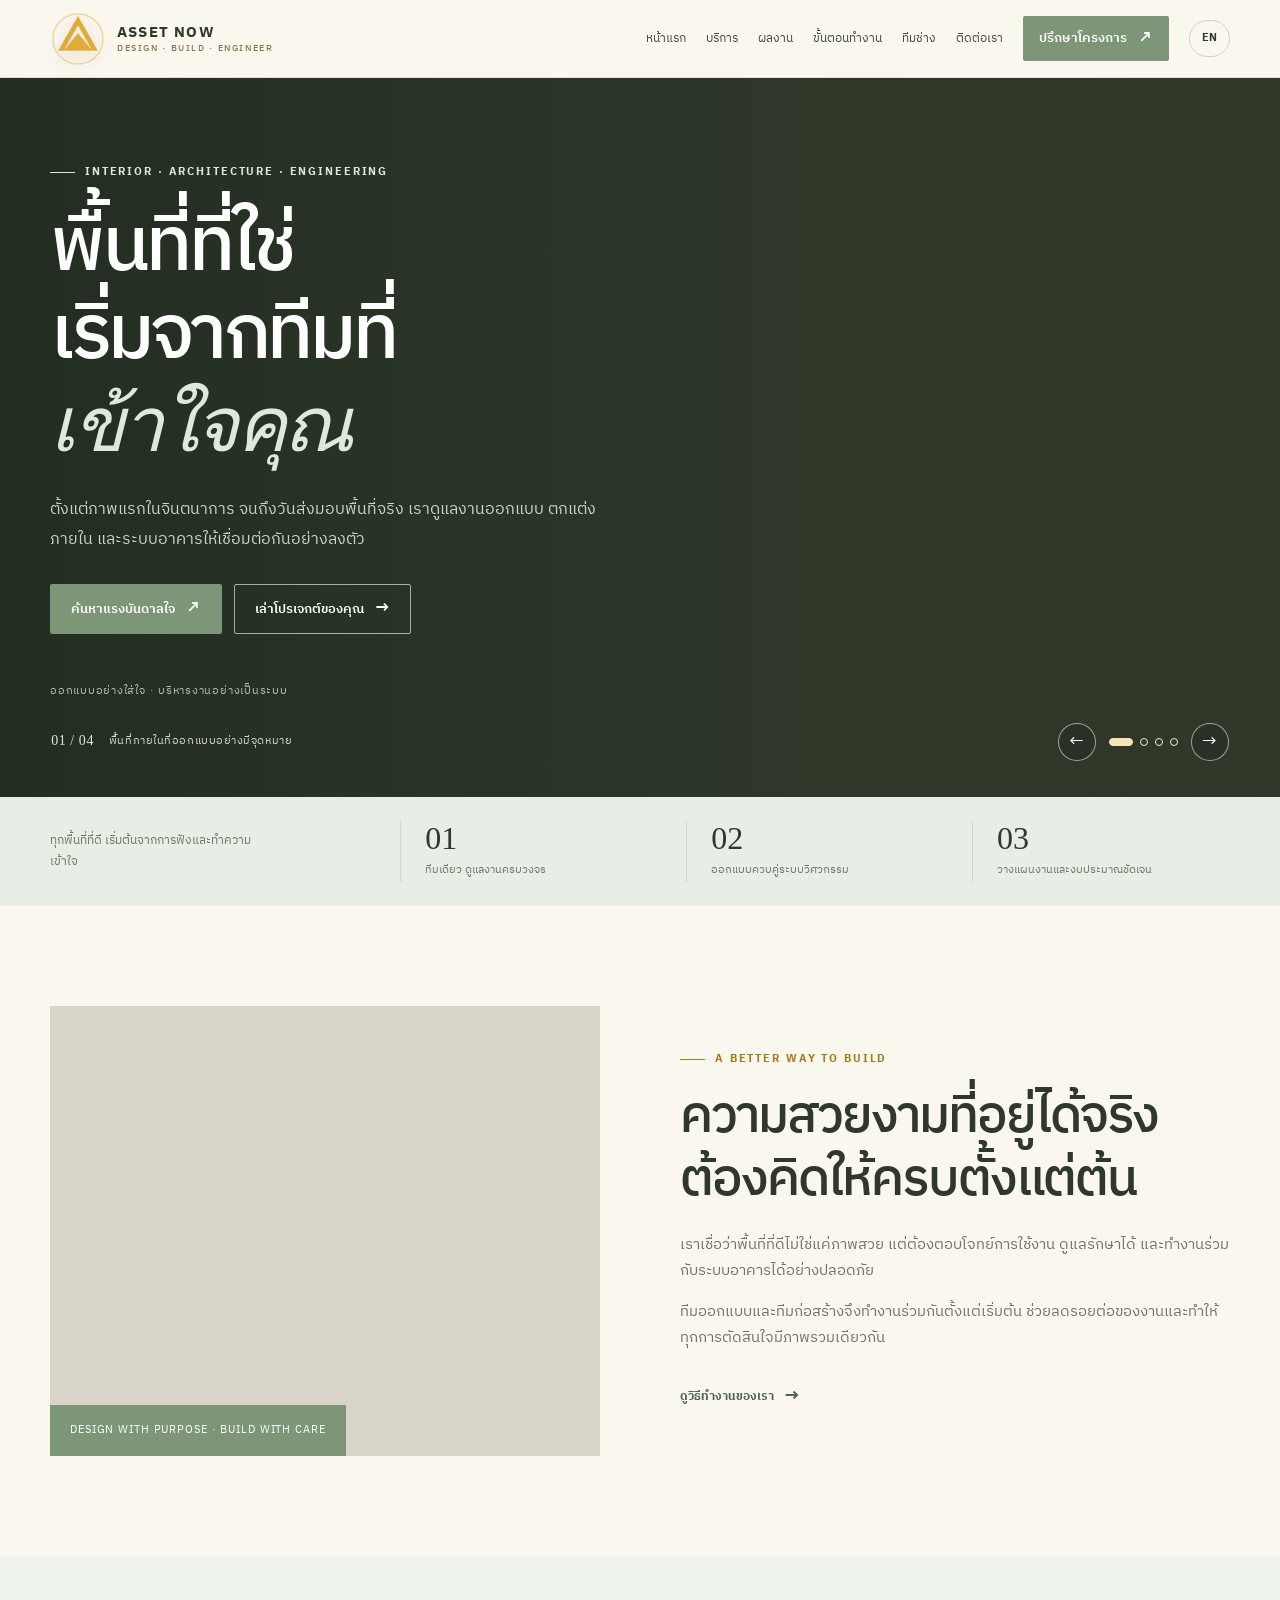
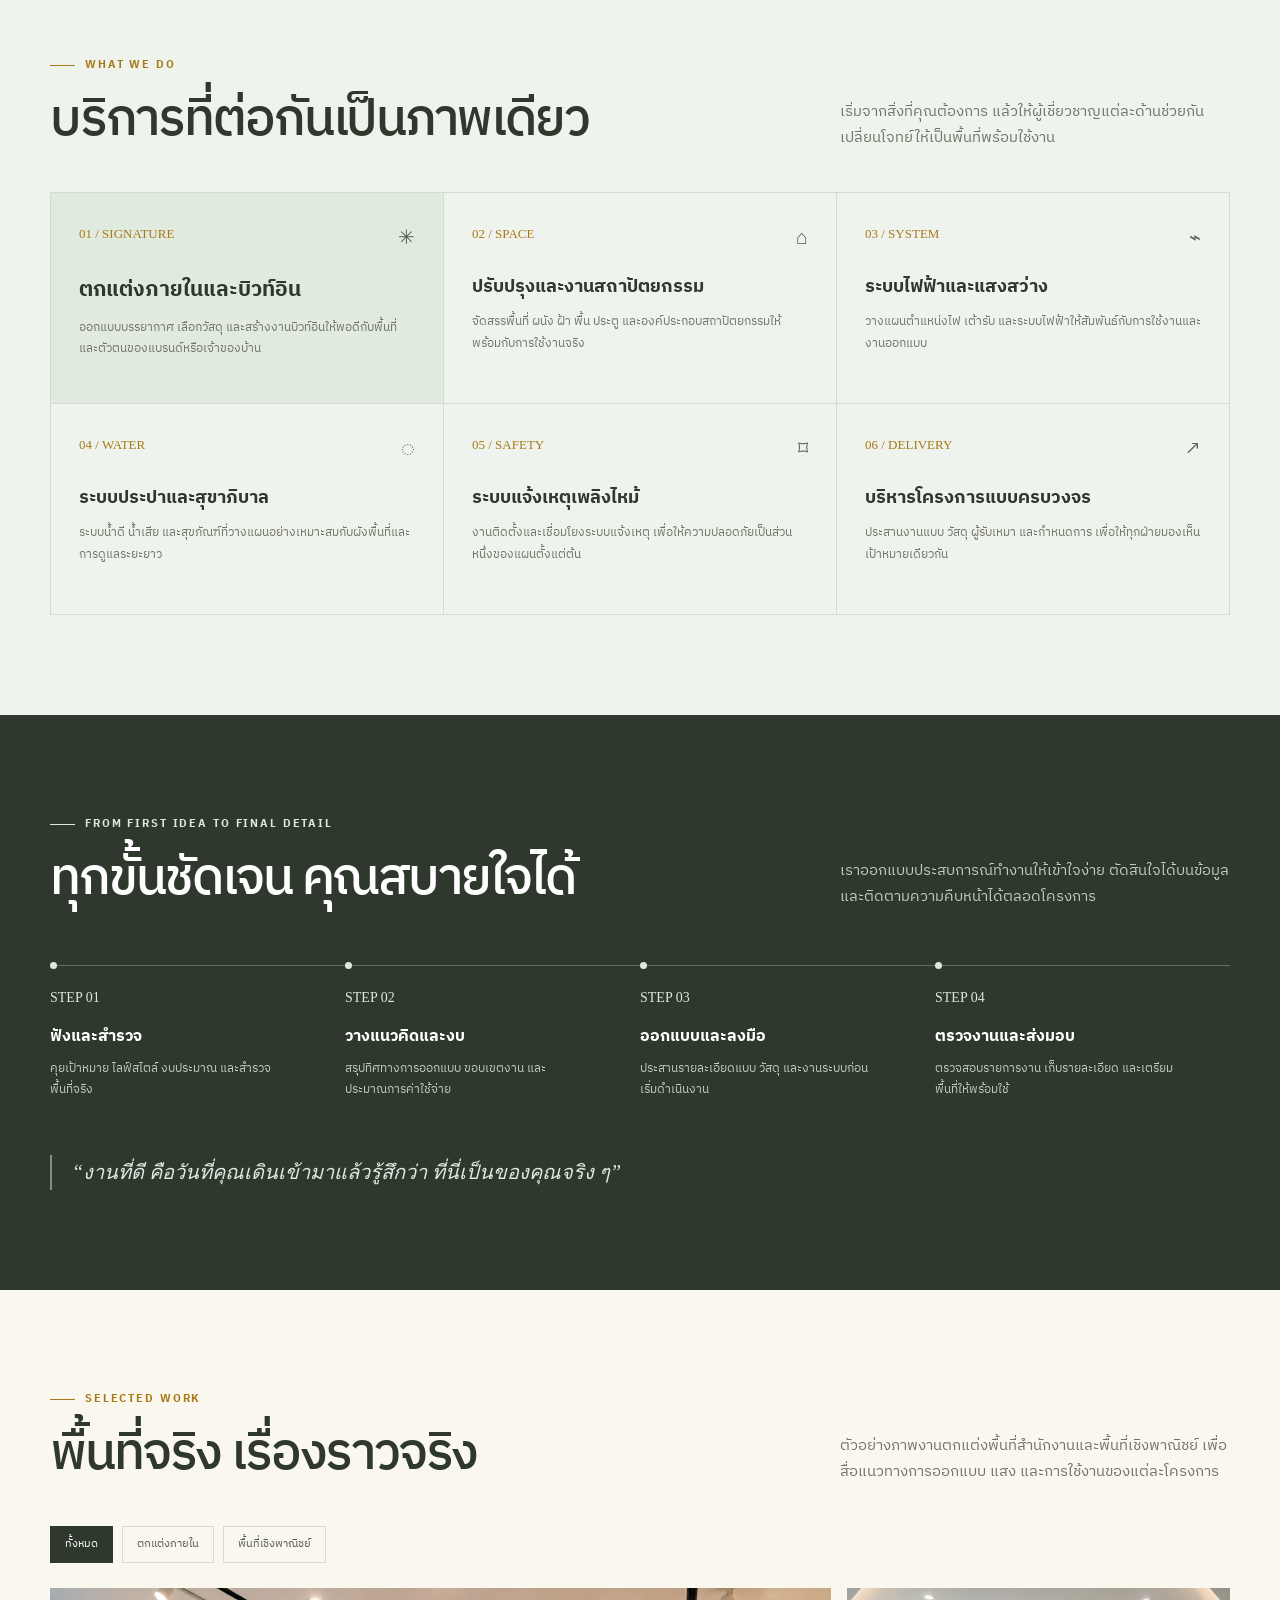
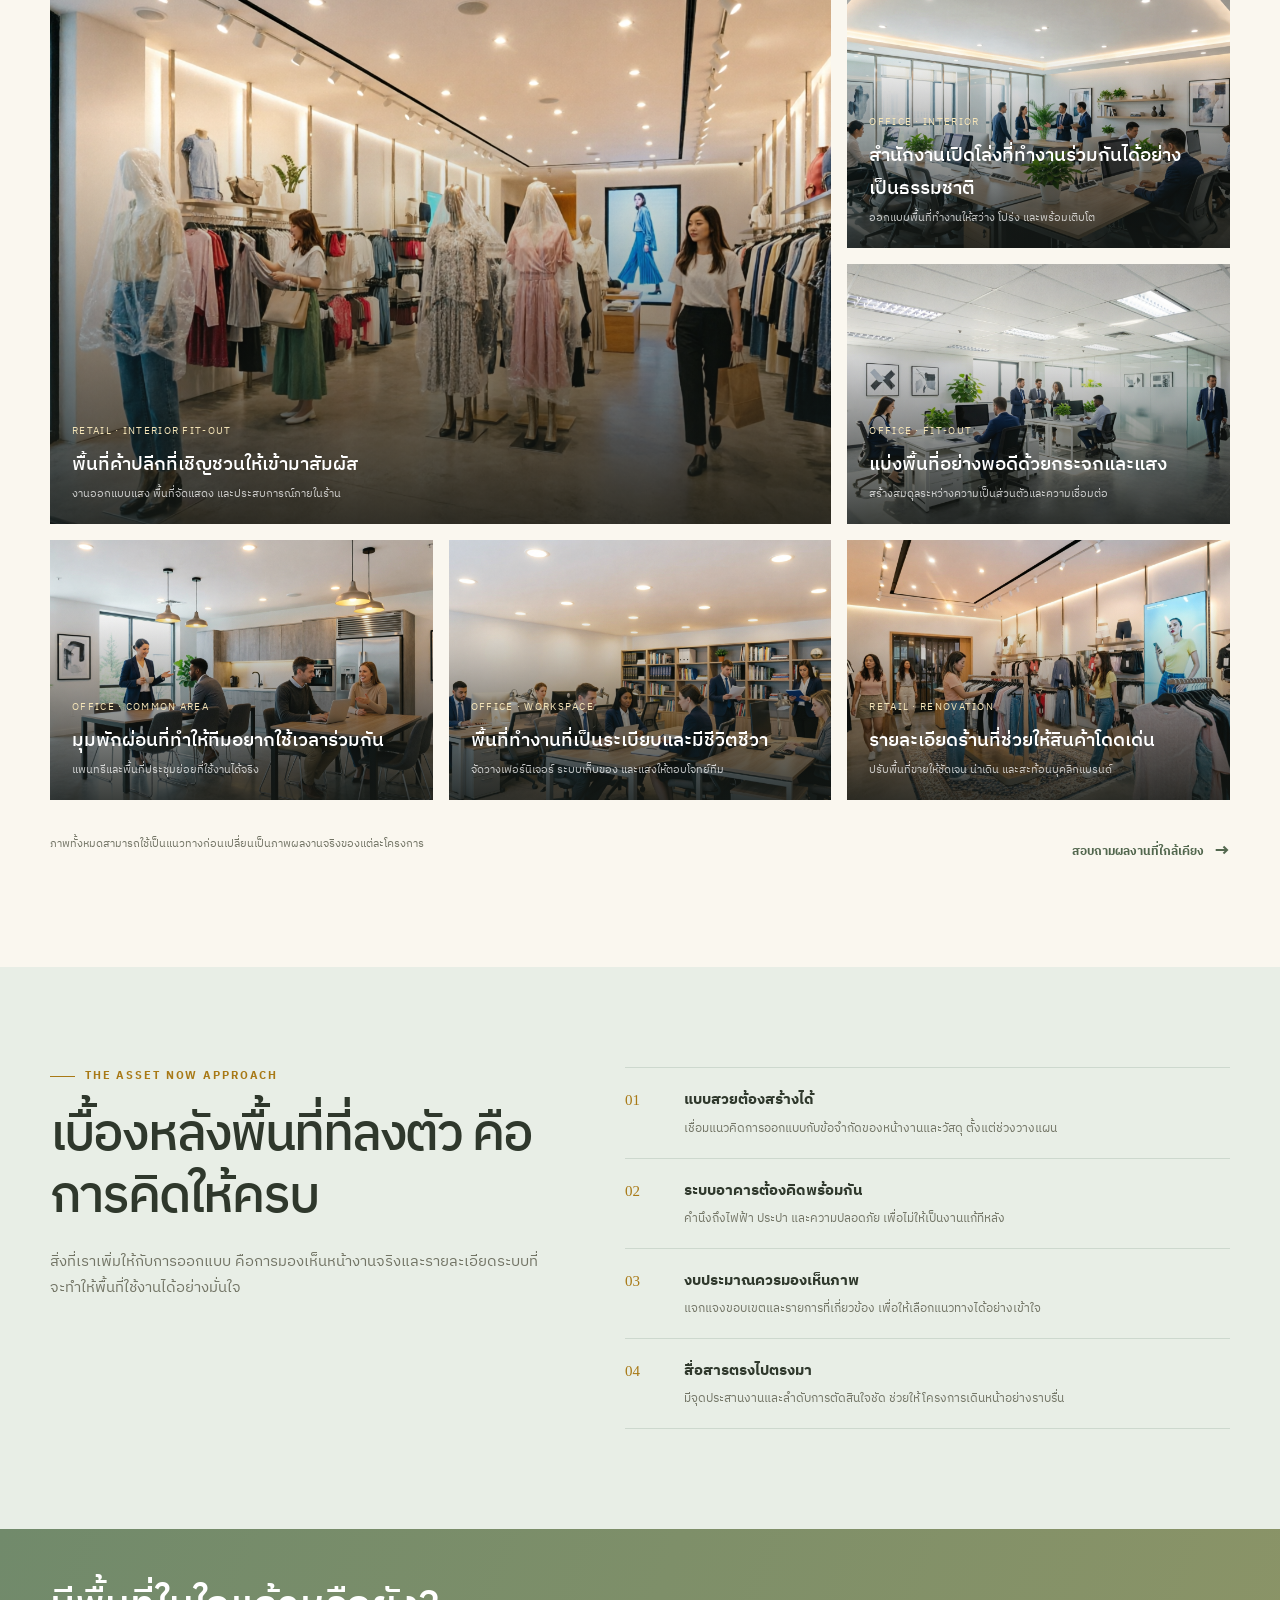
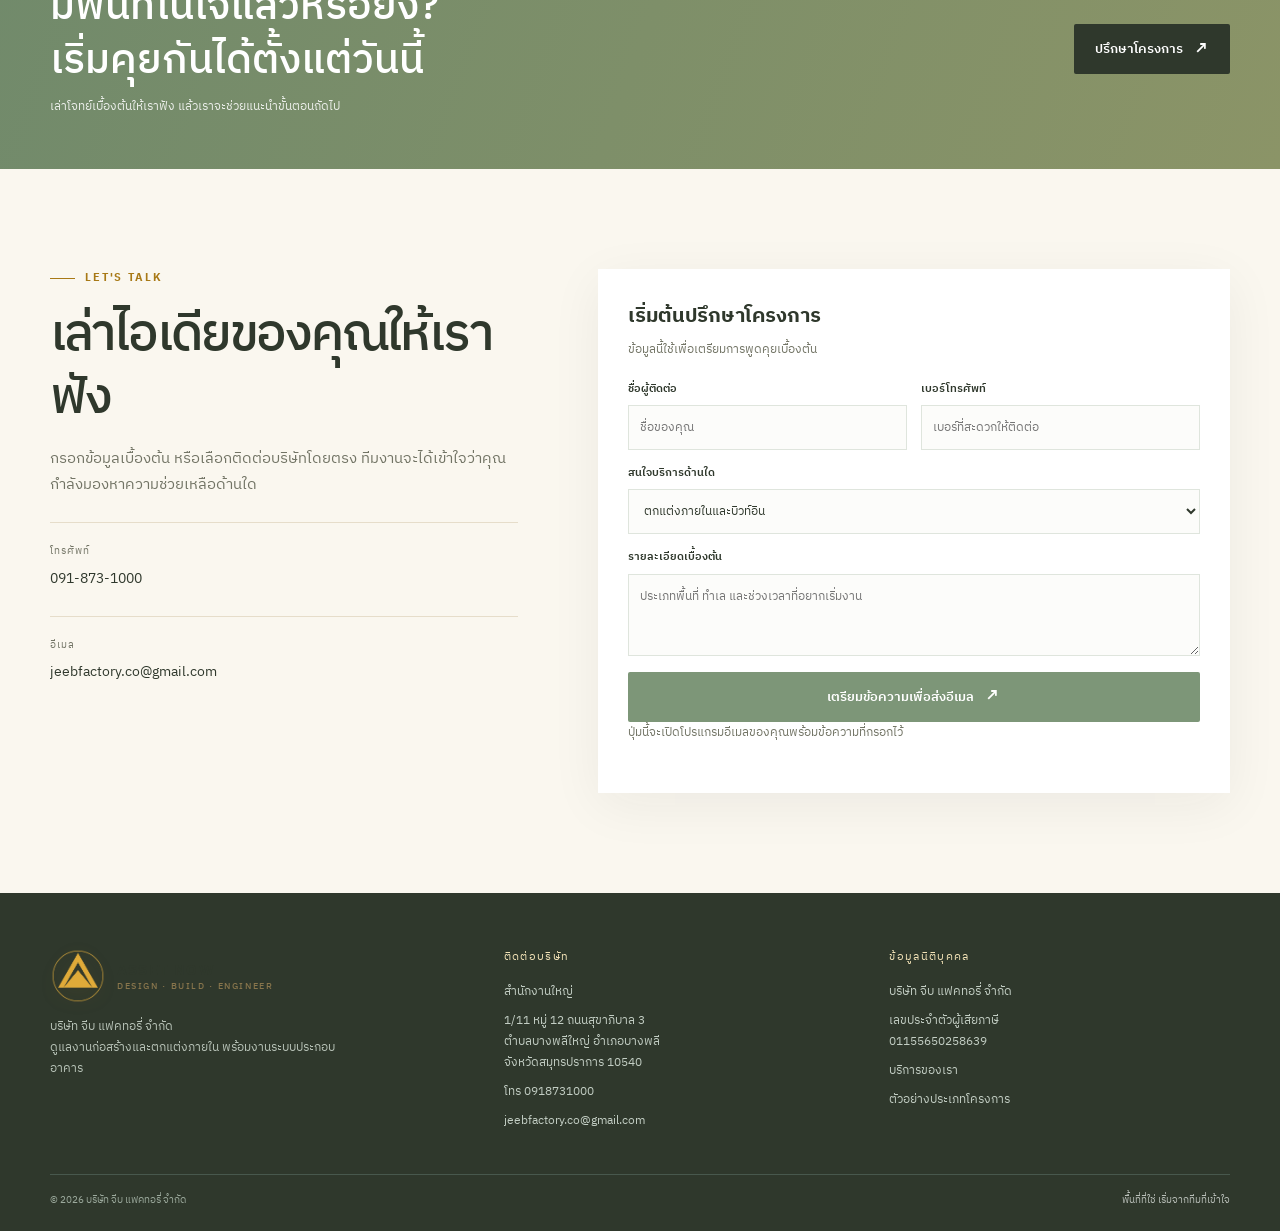
<file: index.html>
<!doctype html>
<html lang="th">
<head>
  <meta charset="utf-8"><meta name="viewport" content="width=device-width, initial-scale=1"><meta name="theme-color" content="#26352d">
  <meta name="description" content="บริษัท จีบ แฟคทอรี่ จำกัด ดูแลงานออกแบบ ตกแต่งภายใน และระบบอาคารครบวงจร">
  <title>Asset Now — พื้นที่ที่ใช่ เริ่มจากทีมที่เข้าใจ</title>
  <link rel="preconnect" href="https://fonts.googleapis.com"><link rel="preconnect" href="https://fonts.gstatic.com" crossorigin>
  <link href="https://fonts.googleapis.com/css2?family=IBM+Plex+Sans+Thai:wght@300;400;500;600;700&display=swap" rel="stylesheet"><link rel="stylesheet" href="asset-now.css"><link rel="stylesheet" href="asset-now-gallery.css"><link rel="stylesheet" href="asset-now-theme.css">
</head>
<body data-title-en="Asset Now — Spaces that feel right">
  <nav class="nav" aria-label="เมนูหลัก"><div class="wrap nav-inner">
    <a class="brand" href="index.html#home" aria-label="Asset Now หน้าแรก"><img class="brand-logo" src="asset-now-logo.png" alt="Asset Now"><span>ASSET NOW<small>DESIGN · BUILD · ENGINEER</small></span></a>
    <button class="menu-toggle" aria-label="เปิดเมนู" aria-expanded="false">☰</button>
    <div class="nav-links"><a href="#home">หน้าแรก</a><a href="#services">บริการ</a><a href="#work">ผลงาน</a><a href="#approach">ขั้นตอนทำงาน</a><a href="team.html">ทีมช่าง</a><a href="#contact">ติดต่อเรา</a><a class="btn" href="#contact">ปรึกษาโครงการ <span class="arrow">↗</span></a><button class="lang-toggle" type="button" aria-label="เปลี่ยนภาษา">EN</button></div>
  </div></nav>
  <main>
    <section class="hero" id="home" aria-roledescription="carousel" aria-label="ภาพแนะนำบริการของ Jeeb Factory">
      <div class="hero-slides" aria-hidden="true">
        <div class="hero-slide active" style="background-image:url('https://images.unsplash.com/photo-1600210492486-724fe5c67fb0?auto=format&fit=crop&w=2200&q=85')"></div>
        <div class="hero-slide" style="background-image:url('https://images.unsplash.com/photo-1497366754035-f200968a6e72?auto=format&fit=crop&w=2200&q=85')"></div>
        <div class="hero-slide" style="background-image:url('https://images.unsplash.com/photo-1503387762-592deb58ef4e?auto=format&fit=crop&w=2200&q=85')"></div>
        <div class="hero-slide" style="background-image:url('https://images.unsplash.com/photo-1743819344477-3b67c19621e9?auto=format&fit=crop&w=2200&q=85')"></div>
      </div>
      <div class="hero-overlay"></div>
      <div class="wrap"><div class="hero-content"><div class="eyebrow">Interior · Architecture · Engineering</div><h1>พื้นที่ที่ใช่<br>เริ่มจากทีมที่<br><em>เข้าใจคุณ</em></h1><p>ตั้งแต่ภาพแรกในจินตนาการ จนถึงวันส่งมอบพื้นที่จริง เราดูแลงานออกแบบ ตกแต่งภายใน และระบบอาคารให้เชื่อมต่อกันอย่างลงตัว</p><div class="hero-actions"><a class="btn" href="#work">ค้นหาแรงบันดาลใจ <span class="arrow">↗</span></a><a class="btn outline" href="#contact">เล่าโปรเจกต์ของคุณ <span class="arrow">→</span></a></div><div class="hero-note">ออกแบบอย่างใส่ใจ · บริหารงานอย่างเป็นระบบ</div></div></div>
      <div class="hero-controls" aria-label="เลือกภาพหน้าแรก"><button class="hero-arrow" type="button" data-direction="previous" aria-label="ภาพก่อนหน้า">←</button><div class="hero-dots"><button class="hero-dot active" type="button" data-slide="0" aria-label="ภาพที่ 1" aria-current="true"></button><button class="hero-dot" type="button" data-slide="1" aria-label="ภาพที่ 2"></button><button class="hero-dot" type="button" data-slide="2" aria-label="ภาพที่ 3"></button><button class="hero-dot" type="button" data-slide="3" aria-label="ภาพที่ 4"></button></div><button class="hero-arrow" type="button" data-direction="next" aria-label="ภาพถัดไป">→</button></div>
      <div class="hero-caption" aria-live="polite"><span class="hero-count">01 / 04</span><span class="hero-caption-text">พื้นที่ภายในที่ออกแบบอย่างมีจุดหมาย</span></div>
    </section>
    <section class="proof"><div class="wrap proof-grid"><div class="proof-intro">ทุกพื้นที่ที่ดี เริ่มต้นจากการฟังและทำความเข้าใจ</div><div class="proof-stat"><strong>01</strong><span>ทีมเดียว ดูแลงานครบวงจร</span></div><div class="proof-stat"><strong>02</strong><span>ออกแบบควบคู่ระบบวิศวกรรม</span></div><div class="proof-stat"><strong>03</strong><span>วางแผนงานและงบประมาณชัดเจน</span></div></div></section>
    <section class="section"><div class="wrap intro-grid"><div class="intro-image"><div class="image-tag">DESIGN WITH PURPOSE · BUILD WITH CARE</div></div><div class="intro-copy"><div class="eyebrow">A better way to build</div><h2>ความสวยงามที่อยู่ได้จริง<br>ต้องคิดให้ครบตั้งแต่ต้น</h2><p>เราเชื่อว่าพื้นที่ที่ดีไม่ใช่แค่ภาพสวย แต่ต้องตอบโจทย์การใช้งาน ดูแลรักษาได้ และทำงานร่วมกับระบบอาคารได้อย่างปลอดภัย</p><p>ทีมออกแบบและทีมก่อสร้างจึงทำงานร่วมกันตั้งแต่เริ่มต้น ช่วยลดรอยต่อของงานและทำให้ทุกการตัดสินใจมีภาพรวมเดียวกัน</p><a class="text-link" href="#approach">ดูวิธีทำงานของเรา <span>→</span></a></div></div></section>
    <section class="section services" id="services"><div class="wrap"><div class="section-head"><div><div class="eyebrow">What we do</div><h2>บริการที่ต่อกันเป็นภาพเดียว</h2></div><p>เริ่มจากสิ่งที่คุณต้องการ แล้วให้ผู้เชี่ยวชาญแต่ละด้านช่วยกันเปลี่ยนโจทย์ให้เป็นพื้นที่พร้อมใช้งาน</p></div><div class="service-grid">
      <article class="service-card feature"><span class="service-number">01 / SIGNATURE</span><span class="service-icon">✳</span><h3>ตกแต่งภายในและบิวท์อิน</h3><p>ออกแบบบรรยากาศ เลือกวัสดุ และสร้างงานบิวท์อินให้พอดีกับพื้นที่และตัวตนของแบรนด์หรือเจ้าของบ้าน</p></article>
      <article class="service-card"><span class="service-number">02 / SPACE</span><span class="service-icon">⌂</span><h3>ปรับปรุงและงานสถาปัตยกรรม</h3><p>จัดสรรพื้นที่ ผนัง ฝ้า พื้น ประตู และองค์ประกอบสถาปัตยกรรมให้พร้อมกับการใช้งานจริง</p></article>
      <article class="service-card"><span class="service-number">03 / SYSTEM</span><span class="service-icon">⌁</span><h3>ระบบไฟฟ้าและแสงสว่าง</h3><p>วางแผนตำแหน่งไฟ เต้ารับ และระบบไฟฟ้าให้สัมพันธ์กับการใช้งานและงานออกแบบ</p></article>
      <article class="service-card"><span class="service-number">04 / WATER</span><span class="service-icon">◌</span><h3>ระบบประปาและสุขาภิบาล</h3><p>ระบบน้ำดี น้ำเสีย และสุขภัณฑ์ที่วางแผนอย่างเหมาะสมกับผังพื้นที่และการดูแลระยะยาว</p></article>
      <article class="service-card"><span class="service-number">05 / SAFETY</span><span class="service-icon">⌑</span><h3>ระบบแจ้งเหตุเพลิงไหม้</h3><p>งานติดตั้งและเชื่อมโยงระบบแจ้งเหตุ เพื่อให้ความปลอดภัยเป็นส่วนหนึ่งของแผนตั้งแต่ต้น</p></article>
      <article class="service-card"><span class="service-number">06 / DELIVERY</span><span class="service-icon">↗</span><h3>บริหารโครงการแบบครบวงจร</h3><p>ประสานงานแบบ วัสดุ ผู้รับเหมา และกำหนดการ เพื่อให้ทุกฝ่ายมองเห็นเป้าหมายเดียวกัน</p></article>
    </div></div></section>
    <section class="section approach" id="approach"><div class="wrap"><div class="section-head"><div><div class="eyebrow">From first idea to final detail</div><h2>ทุกขั้นชัดเจน คุณสบายใจได้</h2></div><p>เราออกแบบประสบการณ์ทำงานให้เข้าใจง่าย ตัดสินใจได้บนข้อมูล และติดตามความคืบหน้าได้ตลอดโครงการ</p></div><div class="steps"><article class="step"><span>STEP 01</span><h3>ฟังและสำรวจ</h3><p>คุยเป้าหมาย ไลฟ์สไตล์ งบประมาณ และสำรวจพื้นที่จริง</p></article><article class="step"><span>STEP 02</span><h3>วางแนวคิดและงบ</h3><p>สรุปทิศทางการออกแบบ ขอบเขตงาน และประมาณการค่าใช้จ่าย</p></article><article class="step"><span>STEP 03</span><h3>ออกแบบและลงมือ</h3><p>ประสานรายละเอียดแบบ วัสดุ และงานระบบก่อนเริ่มดำเนินงาน</p></article><article class="step"><span>STEP 04</span><h3>ตรวจงานและส่งมอบ</h3><p>ตรวจสอบรายการงาน เก็บรายละเอียด และเตรียมพื้นที่ให้พร้อมใช้</p></article></div><div class="approach-quote">“งานที่ดี คือวันที่คุณเดินเข้ามาแล้วรู้สึกว่า ที่นี่เป็นของคุณจริง ๆ”</div></div></section>
<section class="section projects" id="work"><div class="wrap"><div class="section-head"><div><div class="eyebrow">Selected work</div><h2>พื้นที่จริง เรื่องราวจริง</h2></div><p>ตัวอย่างภาพงานตกแต่งพื้นที่สำนักงานและพื้นที่เชิงพาณิชย์ เพื่อสื่อแนวทางการออกแบบ แสง และการใช้งานของแต่ละโครงการ</p></div><div class="filters" role="group" aria-label="กรองประเภทโครงการ"><button class="filter active" data-filter="all">ทั้งหมด</button><button class="filter" data-filter="interior">ตกแต่งภายใน</button><button class="filter" data-filter="commercial">พื้นที่เชิงพาณิชย์</button></div><div class="project-grid">
      <article class="project featured" data-category="commercial"><img src="images/asset-now-retail-boutique-01.png" alt="พื้นที่ร้านแฟชั่นและสินค้าตกแต่ง"><div class="project-caption"><small>RETAIL · INTERIOR FIT-OUT</small><h3>พื้นที่ค้าปลีกที่เชิญชวนให้เข้ามาสัมผัส</h3><p>งานออกแบบแสง พื้นที่จัดแสดง และประสบการณ์ภายในร้าน</p></div></article>
      <article class="project" data-category="interior"><img src="images/asset-now-office-open-plan-01.png" alt="สำนักงานขนาดใหญ่พร้อมพื้นที่ทำงานร่วมกัน"><div class="project-caption"><small>OFFICE · INTERIOR</small><h3>สำนักงานเปิดโล่งที่ทำงานร่วมกันได้อย่างเป็นธรรมชาติ</h3><p>ออกแบบพื้นที่ทำงานให้สว่าง โปร่ง และพร้อมเติบโต</p></div></article>
      <article class="project" data-category="interior"><img src="images/asset-now-office-glass-partitions-01.png" alt="สำนักงานแบบเปิดพร้อมผนังกระจก"><div class="project-caption"><small>OFFICE · FIT-OUT</small><h3>แบ่งพื้นที่อย่างพอดีด้วยกระจกและแสง</h3><p>สร้างสมดุลระหว่างความเป็นส่วนตัวและความเชื่อมต่อ</p></div></article>
      <article class="project" data-category="interior"><img src="images/asset-now-office-pantry-01.png" alt="พื้นที่พักผ่อนและแพนทรีสำนักงาน"><div class="project-caption"><small>OFFICE · COMMON AREA</small><h3>มุมพักผ่อนที่ทำให้ทีมอยากใช้เวลาร่วมกัน</h3><p>แพนทรีและพื้นที่ประชุมย่อยที่ใช้งานได้จริง</p></div></article>
      <article class="project" data-category="interior"><img src="images/asset-now-office-library-01.png" alt="พื้นที่ทำงานพร้อมชั้นเก็บเอกสาร"><div class="project-caption"><small>OFFICE · WORKSPACE</small><h3>พื้นที่ทำงานที่เป็นระเบียบและมีชีวิตชีวา</h3><p>จัดวางเฟอร์นิเจอร์ ระบบเก็บของ และแสงให้ตอบโจทย์ทีม</p></div></article>
      <article class="project" data-category="commercial"><img src="images/asset-now-retail-boutique-02.png" alt="ร้านแฟชั่นพร้อมพื้นที่จัดแสดงสินค้า"><div class="project-caption"><small>RETAIL · RENOVATION</small><h3>รายละเอียดร้านที่ช่วยให้สินค้าโดดเด่น</h3><p>ปรับพื้นที่ขายให้ชัดเจน น่าเดิน และสะท้อนบุคลิกแบรนด์</p></div></article>
    </div><div class="projects-foot"><span>ภาพทั้งหมดสามารถใช้เป็นแนวทางก่อนเปลี่ยนเป็นภาพผลงานจริงของแต่ละโครงการ</span><a class="text-link" href="#contact">สอบถามผลงานที่ใกล้เคียง <span>→</span></a></div></div></section>
    <section class="section why"><div class="wrap why-grid"><div class="why-title"><div class="eyebrow">The Jeeb approach</div><h2>เบื้องหลังพื้นที่ที่ลงตัว คือการคิดให้ครบ</h2><p>สิ่งที่เราเพิ่มให้กับการออกแบบ คือการมองเห็นหน้างานจริงและรายละเอียดระบบที่จะทำให้พื้นที่ใช้งานได้อย่างมั่นใจ</p></div><div class="reason-list"><article class="reason"><b>01</b><div><h3>แบบสวยต้องสร้างได้</h3><p>เชื่อมแนวคิดการออกแบบกับข้อจำกัดของหน้างานและวัสดุ ตั้งแต่ช่วงวางแผน</p></div></article><article class="reason"><b>02</b><div><h3>ระบบอาคารต้องคิดพร้อมกัน</h3><p>คำนึงถึงไฟฟ้า ประปา และความปลอดภัย เพื่อไม่ให้เป็นงานแก้ทีหลัง</p></div></article><article class="reason"><b>03</b><div><h3>งบประมาณควรมองเห็นภาพ</h3><p>แจกแจงขอบเขตและรายการที่เกี่ยวข้อง เพื่อให้เลือกแนวทางได้อย่างเข้าใจ</p></div></article><article class="reason"><b>04</b><div><h3>สื่อสารตรงไปตรงมา</h3><p>มีจุดประสานงานและลำดับการตัดสินใจชัด ช่วยให้โครงการเดินหน้าอย่างราบรื่น</p></div></article></div></div></section>
    <section class="cta-band"><div class="wrap cta-inner"><div><h2>มีพื้นที่ในใจแล้วหรือยัง?<br>เริ่มคุยกันได้ตั้งแต่วันนี้</h2><p>เล่าโจทย์เบื้องต้นให้เราฟัง แล้วเราจะช่วยแนะนำขั้นตอนถัดไป</p></div><a class="btn" href="#contact">ปรึกษาโครงการ <span class="arrow">↗</span></a></div></section>
    <section class="section contact" id="contact"><div class="wrap contact-grid"><div class="contact-copy"><div class="eyebrow">Let's talk</div><h2>เล่าไอเดียของคุณให้เราฟัง</h2><p>กรอกข้อมูลเบื้องต้น หรือเลือกติดต่อบริษัทโดยตรง ทีมงานจะได้เข้าใจว่าคุณกำลังมองหาความช่วยเหลือด้านใด</p><div class="contact-detail"><small>โทรศัพท์</small><a href="tel:0918731000">091-873-1000</a></div><div class="contact-detail"><small>อีเมล</small><a href="mailto:jeebfactory.co@gmail.com">jeebfactory.co@gmail.com</a></div></div>
      <form class="form-card" id="inquiry-form"><h3>เริ่มต้นปรึกษาโครงการ</h3><p>ข้อมูลนี้ใช้เพื่อเตรียมการพูดคุยเบื้องต้น</p><div class="form-grid"><div class="field"><label for="name">ชื่อผู้ติดต่อ</label><input id="name" name="name" autocomplete="name" placeholder="ชื่อของคุณ" required></div><div class="field"><label for="phone">เบอร์โทรศัพท์</label><input id="phone" name="phone" autocomplete="tel" type="tel" placeholder="เบอร์ที่สะดวกให้ติดต่อ" required></div><div class="field full"><label for="service">สนใจบริการด้านใด</label><select id="service" name="service"><option>ตกแต่งภายในและบิวท์อิน</option><option>ปรับปรุงพื้นที่และงานสถาปัตยกรรม</option><option>ระบบไฟฟ้าและแสงสว่าง</option><option>ระบบประปาและสุขาภิบาล</option><option>ระบบแจ้งเหตุเพลิงไหม้</option><option>บริหารโครงการครบวงจร</option></select></div><div class="field full"><label for="details">รายละเอียดเบื้องต้น</label><textarea id="details" name="details" placeholder="ประเภทพื้นที่ ทำเล และช่วงเวลาที่อยากเริ่มงาน"></textarea></div></div><button class="btn" type="submit">เตรียมข้อความเพื่อส่งอีเมล <span class="arrow">↗</span></button><p class="form-hint">ปุ่มนี้จะเปิดโปรแกรมอีเมลของคุณพร้อมข้อความที่กรอกไว้</p><div class="form-message" role="status"></div></form></div></section>
  </main>
  <footer><div class="wrap"><div class="footer-grid"><div class="footer-brand"><a class="brand" href="index.html#home"><img class="brand-logo" src="jeeb-logo.png" alt="Jeeb Factory"><span>JEEB FACTORY<small>DESIGN · BUILD · ENGINEER</small></span></a><p>บริษัท จีบ แฟคทอรี่ จำกัด<br>ดูแลงานก่อสร้างและตกแต่งภายใน พร้อมงานระบบประกอบอาคาร</p></div><div class="footer-col"><div class="footer-title">ติดต่อบริษัท</div><p>สำนักงานใหญ่</p><p>1/11 หมู่ 12 ถนนสุขาภิบาล 3<br>ตำบลบางพลีใหญ่ อำเภอบางพลี<br>จังหวัดสมุทรปราการ 10540</p><a href="tel:0918731000">โทร 0918731000</a><a href="mailto:jeebfactory.co@gmail.com">jeebfactory.co@gmail.com</a></div><div class="footer-col"><div class="footer-title">ข้อมูลนิติบุคคล</div><p>บริษัท จีบ แฟคทอรี่ จำกัด</p><p>เลขประจำตัวผู้เสียภาษี<br>01155650258639</p><a href="#services">บริการของเรา</a><a href="#work">ตัวอย่างประเภทโครงการ</a></div></div><div class="footer-bottom"><span>© <span id="year"></span> บริษัท จีบ แฟคทอรี่ จำกัด</span><strong>พื้นที่ที่ใช่ เริ่มจากทีมที่เข้าใจ</strong></div></div></footer>
  <script src="asset-now.js"></script>
</body>
</html>
</file>
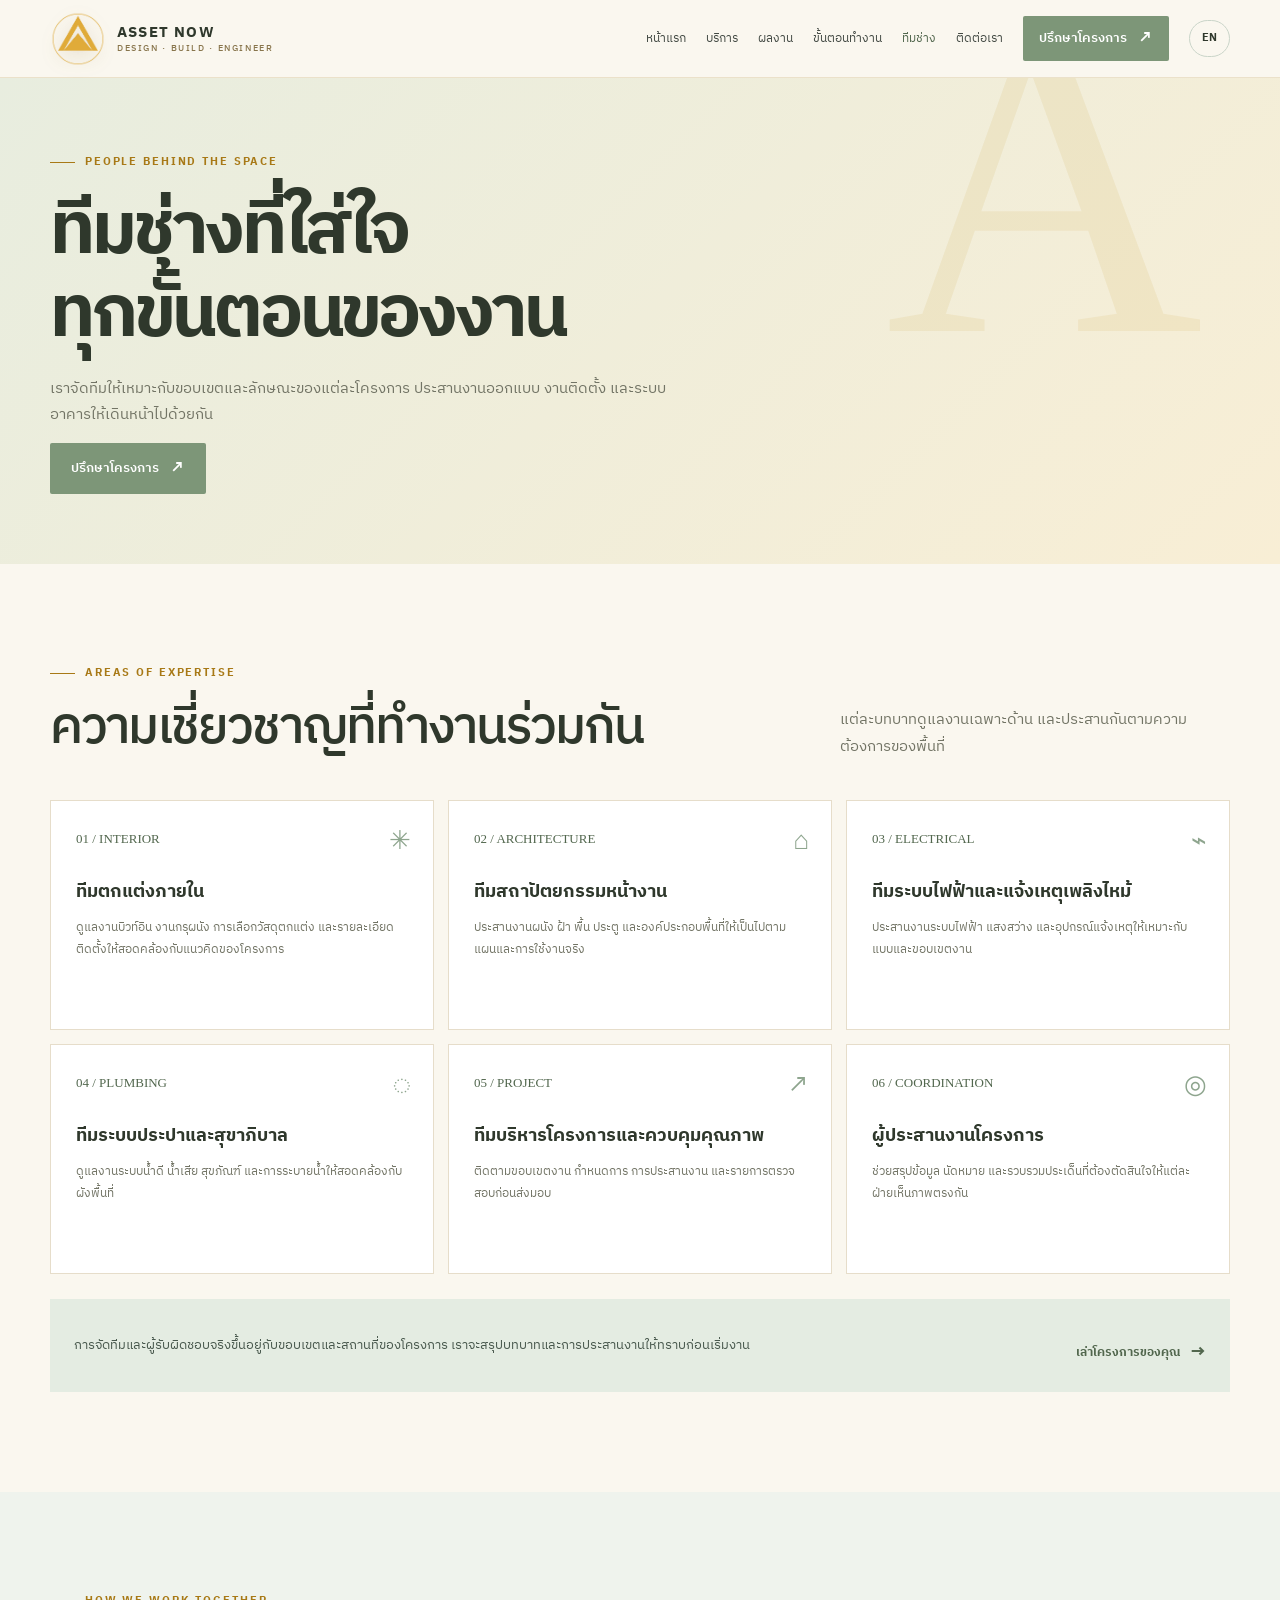
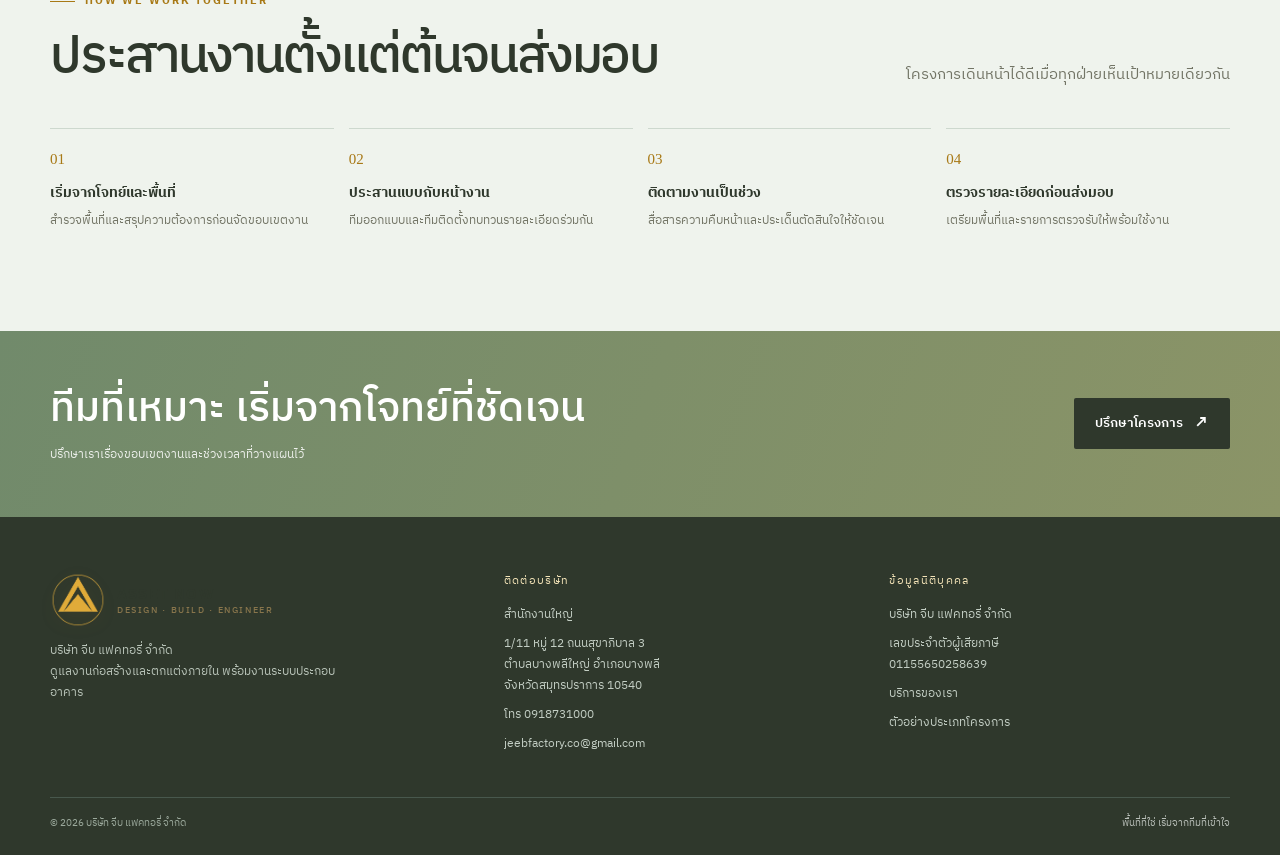
<file: team.html>
<!doctype html>
<html lang="th">
<head>
  <meta charset="utf-8"><meta name="viewport" content="width=device-width, initial-scale=1"><meta name="theme-color" content="#26352d">
  <meta name="description" content="ทีมช่างและผู้เชี่ยวชาญด้านงานตกแต่งภายใน สถาปัตยกรรม และระบบอาคาร บริษัท จีบ แฟคทอรี่ จำกัด">
  <title>ทีมช่าง — Asset Now</title>
  <link rel="preconnect" href="https://fonts.googleapis.com"><link rel="preconnect" href="https://fonts.gstatic.com" crossorigin>
  <link href="https://fonts.googleapis.com/css2?family=IBM+Plex+Sans+Thai:wght@300;400;500;600;700&display=swap" rel="stylesheet"><link rel="stylesheet" href="asset-now.css"><link rel="stylesheet" href="asset-now-theme.css">
</head>
<body data-title-en="Our team — Asset Now">
  <nav class="nav" aria-label="เมนูหลัก"><div class="wrap nav-inner">
    <a class="brand" href="index.html#home" aria-label="Asset Now หน้าแรก"><img class="brand-logo" src="asset-now-logo.png" alt="Asset Now"><span>ASSET NOW<small>DESIGN · BUILD · ENGINEER</small></span></a>
    <button class="menu-toggle" aria-label="เปิดเมนู" aria-expanded="false">☰</button>
    <div class="nav-links"><a href="index.html#home">หน้าแรก</a><a href="index.html#services">บริการ</a><a href="index.html#work">ผลงาน</a><a href="index.html#approach">ขั้นตอนทำงาน</a><a href="team.html" aria-current="page">ทีมช่าง</a><a href="index.html#contact">ติดต่อเรา</a><a class="btn" href="index.html#contact">ปรึกษาโครงการ <span class="arrow">↗</span></a><button class="lang-toggle" type="button" aria-label="เปลี่ยนภาษา">EN</button></div>
  </div></nav>
  <main>
    <header class="team-hero"><div class="wrap"><div class="eyebrow">People behind the space</div><h1>ทีมช่างที่ใส่ใจ<br>ทุกขั้นตอนของงาน</h1><p>เราจัดทีมให้เหมาะกับขอบเขตและลักษณะของแต่ละโครงการ ประสานงานออกแบบ งานติดตั้ง และระบบอาคารให้เดินหน้าไปด้วยกัน</p><a class="btn" href="index.html#contact">ปรึกษาโครงการ <span class="arrow">↗</span></a></div></header>
    <section class="section"><div class="wrap"><div class="section-head"><div><div class="eyebrow">Areas of expertise</div><h2>ความเชี่ยวชาญที่ทำงานร่วมกัน</h2></div><p>แต่ละบทบาทดูแลงานเฉพาะด้าน และประสานกันตามความต้องการของพื้นที่</p></div><div class="team-cards">
      <article class="team-card"><span class="num">01 / INTERIOR</span><span class="symbol">✳</span><h3>ทีมตกแต่งภายใน</h3><p>ดูแลงานบิวท์อิน งานกรุผนัง การเลือกวัสดุตกแต่ง และรายละเอียดติดตั้งให้สอดคล้องกับแนวคิดของโครงการ</p></article>
      <article class="team-card"><span class="num">02 / ARCHITECTURE</span><span class="symbol">⌂</span><h3>ทีมสถาปัตยกรรมหน้างาน</h3><p>ประสานงานผนัง ฝ้า พื้น ประตู และองค์ประกอบพื้นที่ให้เป็นไปตามแผนและการใช้งานจริง</p></article>
      <article class="team-card"><span class="num">03 / ELECTRICAL</span><span class="symbol">⌁</span><h3>ทีมระบบไฟฟ้าและแจ้งเหตุเพลิงไหม้</h3><p>ประสานงานระบบไฟฟ้า แสงสว่าง และอุปกรณ์แจ้งเหตุให้เหมาะกับแบบและขอบเขตงาน</p></article>
      <article class="team-card"><span class="num">04 / PLUMBING</span><span class="symbol">◌</span><h3>ทีมระบบประปาและสุขาภิบาล</h3><p>ดูแลงานระบบน้ำดี น้ำเสีย สุขภัณฑ์ และการระบายน้ำให้สอดคล้องกับผังพื้นที่</p></article>
      <article class="team-card"><span class="num">05 / PROJECT</span><span class="symbol">↗</span><h3>ทีมบริหารโครงการและควบคุมคุณภาพ</h3><p>ติดตามขอบเขตงาน กำหนดการ การประสานงาน และรายการตรวจสอบก่อนส่งมอบ</p></article>
      <article class="team-card"><span class="num">06 / COORDINATION</span><span class="symbol">◎</span><h3>ผู้ประสานงานโครงการ</h3><p>ช่วยสรุปข้อมูล นัดหมาย และรวบรวมประเด็นที่ต้องตัดสินใจให้แต่ละฝ่ายเห็นภาพตรงกัน</p></article>
    </div><div class="team-callout"><p>การจัดทีมและผู้รับผิดชอบจริงขึ้นอยู่กับขอบเขตและสถานที่ของโครงการ เราจะสรุปบทบาทและการประสานงานให้ทราบก่อนเริ่มงาน</p><a class="text-link" href="index.html#contact">เล่าโครงการของคุณ <span>→</span></a></div></div></section>
    <section class="section services"><div class="wrap"><div class="section-head"><div><div class="eyebrow">How we work together</div><h2>ประสานงานตั้งแต่ต้นจนส่งมอบ</h2></div><p>โครงการเดินหน้าได้ดีเมื่อทุกฝ่ายเห็นเป้าหมายเดียวกัน</p></div><div class="team-flow">
      <article><b>01</b><h3>เริ่มจากโจทย์และพื้นที่</h3><p>สำรวจพื้นที่และสรุปความต้องการก่อนจัดขอบเขตงาน</p></article>
      <article><b>02</b><h3>ประสานแบบกับหน้างาน</h3><p>ทีมออกแบบและทีมติดตั้งทบทวนรายละเอียดร่วมกัน</p></article>
      <article><b>03</b><h3>ติดตามงานเป็นช่วง</h3><p>สื่อสารความคืบหน้าและประเด็นตัดสินใจให้ชัดเจน</p></article>
      <article><b>04</b><h3>ตรวจรายละเอียดก่อนส่งมอบ</h3><p>เตรียมพื้นที่และรายการตรวจรับให้พร้อมใช้งาน</p></article>
    </div></div></section>
    <section class="cta-band"><div class="wrap cta-inner"><div><h2>ทีมที่เหมาะ เริ่มจากโจทย์ที่ชัดเจน</h2><p>ปรึกษาเราเรื่องขอบเขตงานและช่วงเวลาที่วางแผนไว้</p></div><a class="btn" href="index.html#contact">ปรึกษาโครงการ <span class="arrow">↗</span></a></div></section>
  </main>
  <footer><div class="wrap"><div class="footer-grid"><div class="footer-brand"><a class="brand" href="index.html#home"><img class="brand-logo" src="jeeb-logo.png" alt="Jeeb Factory"><span>JEEB FACTORY<small>DESIGN · BUILD · ENGINEER</small></span></a><p>บริษัท จีบ แฟคทอรี่ จำกัด<br>ดูแลงานก่อสร้างและตกแต่งภายใน พร้อมงานระบบประกอบอาคาร</p></div><div class="footer-col"><div class="footer-title">ติดต่อบริษัท</div><p>สำนักงานใหญ่</p><p>1/11 หมู่ 12 ถนนสุขาภิบาล 3<br>ตำบลบางพลีใหญ่ อำเภอบางพลี<br>จังหวัดสมุทรปราการ 10540</p><a href="tel:0918731000">โทร 0918731000</a><a href="mailto:jeebfactory.co@gmail.com">jeebfactory.co@gmail.com</a></div><div class="footer-col"><div class="footer-title">ข้อมูลนิติบุคคล</div><p>บริษัท จีบ แฟคทอรี่ จำกัด</p><p>เลขประจำตัวผู้เสียภาษี<br>01155650258639</p><a href="index.html#services">บริการของเรา</a><a href="index.html#work">ตัวอย่างประเภทโครงการ</a></div></div><div class="footer-bottom"><span>© <span id="year"></span> บริษัท จีบ แฟคทอรี่ จำกัด</span><strong>พื้นที่ที่ใช่ เริ่มจากทีมที่เข้าใจ</strong></div></div></footer>
  <script src="asset-now.js"></script>
</body>
</html>
</file>
<file: asset-now.css>
:root{--ink:#26352d;--muted:#6e786f;--paper:#f4f7f2;--white:#fff;--line:#e1e8df;--green:#78967b;--green-dark:#526f57;--sage:#dce8db;--serif:Georgia,'Times New Roman',serif;--sans:'Codex Pro','Codex Pro Regular','IBM Plex Sans Thai',sans-serif}
*{box-sizing:border-box}html{scroll-behavior:smooth;scroll-padding-top:90px}body{margin:0;background:var(--paper);color:var(--ink);font-family:var(--sans);font-size:15px;line-height:1.75}a{color:inherit;text-decoration:none}button,input,select,textarea{font:inherit}.wrap{width:min(1180px,calc(100% - 48px));margin:auto}.section{padding:100px 0}.eyebrow{font-size:11px;letter-spacing:.17em;text-transform:uppercase;font-weight:700;color:var(--green-dark);display:flex;align-items:center;gap:10px}.eyebrow:before{content:'';width:25px;height:1px;background:currentColor}.section-head{display:flex;justify-content:space-between;align-items:end;gap:30px;margin-bottom:40px}.section-head h2{font-size:clamp(34px,4vw,54px);line-height:1.2;letter-spacing:-.04em;margin:15px 0 0;max-width:650px;font-weight:500}.section-head p{color:var(--muted);max-width:390px;margin:0}.btn{display:inline-flex;align-items:center;justify-content:center;gap:11px;padding:13px 20px;border:1px solid transparent;border-radius:2px;background:var(--green);color:white;font-size:13px;font-weight:600;transition:.2s;cursor:pointer}.btn:hover{background:var(--green-dark);transform:translateY(-2px)}.btn.outline{background:transparent;border-color:rgba(255,255,255,.6);color:white}.btn.outline:hover{background:#fff;color:var(--ink)}.arrow{font-size:17px;line-height:1}
.nav{height:78px;position:sticky;top:0;z-index:20;background:rgba(244,247,242,.95);backdrop-filter:blur(14px);border-bottom:1px solid rgba(38,53,45,.08)}.nav-inner{height:100%;display:flex;align-items:center;justify-content:space-between}.brand{display:flex;align-items:center;gap:11px;font-weight:700;letter-spacing:.05em}.brand-logo{width:56px;height:56px;object-fit:contain;flex:none}.brand small{display:block;color:var(--muted);font-size:9px;letter-spacing:.18em;font-weight:500;margin-top:-5px}.nav-links{display:flex;align-items:center;gap:20px;font-size:12px;color:#424943}.nav-links a:not(.btn):hover,.nav-links a[aria-current=page]{color:var(--green-dark)}.nav .btn{padding:10px 15px}.lang-toggle{padding:8px 12px;border:1px solid #c9d4c8;border-radius:999px;background:transparent;color:var(--ink);font-size:11px;font-weight:700;cursor:pointer}.lang-toggle:hover{background:var(--sage)}.menu-toggle{display:none;border:0;background:none;font-size:22px;color:var(--ink)}
.hero{background:#27342d;color:#fff;min-height:630px;position:relative;overflow:hidden;display:flex;align-items:center}.hero:before{content:'';position:absolute;inset:0;background:linear-gradient(90deg,rgba(21,27,24,.94),rgba(21,27,24,.7) 48%,rgba(21,27,24,.1)),url('https://images.unsplash.com/photo-1600210492486-724fe5c67fb0?auto=format&fit=crop&w=2200&q=85') center 55%/cover}.hero-content{position:relative;z-index:1;padding:85px 0 95px;max-width:700px}.hero .eyebrow{color:#dce9dc}.hero h1{font-size:clamp(45px,6.3vw,76px);line-height:1.16;letter-spacing:-.045em;font-weight:500;margin:22px 0}.hero h1 em{font-family:var(--serif);font-weight:400;color:#dce9dc}.hero p{font-size:16px;color:rgba(255,255,255,.78);max-width:570px;margin:0 0 28px;line-height:1.9}.hero-actions{display:flex;gap:12px;flex-wrap:wrap}.hero-note{margin-top:48px;color:rgba(255,255,255,.68);font-size:11px;letter-spacing:.07em}.proof{background:#e7eee6}.proof-grid{display:grid;grid-template-columns:1.25fr repeat(3,1fr);align-items:center;gap:28px;padding:24px 0}.proof-intro{font-size:12px;color:var(--muted);max-width:220px}.proof-stat{border-left:1px solid #cdd8ce;padding-left:24px}.proof-stat strong{display:block;font-family:var(--serif);font-size:32px;line-height:1.1;font-weight:400}.proof-stat span{font-size:11px;color:var(--muted)}
.intro-grid{display:grid;grid-template-columns:1fr 1fr;gap:80px;align-items:center}.intro-image{position:relative;min-height:450px;background:#d9d4ca url('https://images.unsplash.com/photo-1600607687939-ce8a6c25118c?auto=format&fit=crop&w=1200&q=85') center/cover}.image-tag{position:absolute;left:0;bottom:0;background:var(--green);color:#fff;padding:16px 20px;font-size:11px;letter-spacing:.08em}.intro-copy h2,.why-title h2,.contact-copy h2{font-size:clamp(35px,4vw,51px);line-height:1.23;letter-spacing:-.04em;margin:17px 0 20px;font-weight:500}.intro-copy p,.why-title p,.contact-copy>p{color:var(--muted)}.text-link{display:inline-flex;align-items:center;gap:10px;margin-top:14px;font-size:12px;font-weight:700;color:var(--green-dark)}.text-link span{font-size:18px;transition:.2s}.text-link:hover span{transform:translateX(4px)}
.services{background:#eff3ed}.service-grid{display:grid;grid-template-columns:repeat(3,1fr);gap:1px;background:#d2ddd2;border:1px solid #d2ddd2}.service-card{padding:28px;background:#eff3ed;min-height:210px;transition:.2s}.service-card:hover{background:#fff}.service-number{font-family:var(--serif);font-size:13px;color:var(--green-dark)}.service-icon{float:right;color:var(--green-dark);font-size:20px}.service-card h3{font-size:18px;margin:25px 0 8px}.service-card p{font-size:12px;line-height:1.8;color:var(--muted);margin:0}.service-card.feature{background:#e1eade}.service-card.feature h3{font-size:21px}.approach{background:var(--ink);color:#fff}.approach .eyebrow{color:#dce9dc}.approach .section-head p{color:#c1cbc2}.steps{display:grid;grid-template-columns:repeat(4,1fr);margin-top:55px}.step{padding:0 23px 0 0;border-top:1px solid #5c6f61;position:relative}.step:before{content:'';position:absolute;top:-4px;left:0;width:7px;height:7px;border-radius:50%;background:#dce9dc}.step span{display:block;padding-top:20px;color:#dce9dc;font-family:var(--serif);font-size:14px}.step h3{font-size:16px;margin:12px 0 7px}.step p{font-size:12px;color:#c1cbc2;margin:0;max-width:240px}.approach-quote{margin-top:55px;border-left:2px solid var(--green);padding-left:20px;color:#e1e8e1;font-family:var(--serif);font-style:italic;font-size:20px}
.projects{background:var(--paper)}.filters{display:flex;gap:9px;flex-wrap:wrap;margin-bottom:25px}.filter{border:1px solid #d5ddd4;background:transparent;padding:8px 14px;font-size:11px;color:#565d57;cursor:pointer}.filter.active,.filter:hover{background:var(--ink);color:#fff;border-color:var(--ink)}.project-grid{display:grid;grid-template-columns:1.1fr .9fr;gap:18px}.project{position:relative;min-height:285px;overflow:hidden;background:#d4d1c8}.project:first-child{grid-row:span 2;min-height:588px}.project img{width:100%;height:100%;position:absolute;inset:0;object-fit:cover;transition:transform .6s}.project:hover img{transform:scale(1.04)}.project:after{content:'';position:absolute;inset:25% 0 0;background:linear-gradient(transparent,rgba(20,24,21,.83))}.project-caption{position:absolute;bottom:20px;left:22px;right:22px;z-index:1;color:#fff}.project-caption small{font-size:10px;letter-spacing:.13em;color:#dce9dc}.project-caption h3{font-size:19px;margin:5px 0 0;font-weight:500}.project-caption p{font-size:11px;color:rgba(255,255,255,.75);margin:3px 0 0}.project.hidden{display:none}.projects-foot{display:flex;justify-content:space-between;align-items:center;gap:15px;margin-top:22px;font-size:11px;color:var(--muted)}
.why{background:#e8eee6}.why-grid{display:grid;grid-template-columns:.9fr 1.1fr;gap:80px;align-items:start}.reason-list{border-top:1px solid #cdd8ce}.reason{display:grid;grid-template-columns:45px 1fr;gap:14px;padding:19px 0;border-bottom:1px solid #cdd8ce}.reason b{font-family:var(--serif);font-weight:400;color:var(--green-dark)}.reason h3{font-size:15px;margin:0 0 4px}.reason p{font-size:12px;color:var(--muted);margin:0}.cta-band{background:var(--green);color:#fff;padding:52px 0}.cta-inner{display:flex;justify-content:space-between;align-items:center;gap:28px}.cta-inner h2{font-size:clamp(27px,4vw,41px);font-weight:500;line-height:1.3;margin:0;max-width:650px}.cta-inner p{font-size:12px;color:rgba(255,255,255,.86);margin:8px 0 0}.cta-band .btn{background:var(--ink)}
.contact{background:var(--paper)}.contact-grid{display:grid;grid-template-columns:.85fr 1.15fr;gap:80px}.contact-copy h2{margin:16px 0}.contact-detail{padding-top:20px;margin-top:24px;border-top:1px solid var(--line)}.contact-detail small{display:block;color:var(--muted);font-size:10px;letter-spacing:.1em;text-transform:uppercase;margin-bottom:5px}.contact-detail a{font-size:14px}.form-card{background:#fff;padding:30px;box-shadow:0 12px 50px rgba(27,31,28,.06)}.form-card h3{font-size:20px;margin:0 0 5px}.form-card>p{font-size:12px;color:var(--muted);margin:0 0 20px}.form-grid{display:grid;grid-template-columns:1fr 1fr;gap:14px}.field{display:flex;flex-direction:column;gap:6px}.field.full{grid-column:1/-1}.field label{font-size:11px;font-weight:600}.field input,.field select,.field textarea{border:1px solid #dfe5dd;padding:11px;background:#fcfcfa;outline:none;font-size:12px;width:100%;color:var(--ink)}.field input:focus,.field select:focus,.field textarea:focus{border-color:var(--green)}.field textarea{min-height:82px;resize:vertical}.form-card .btn{margin-top:16px;width:100%}.form-hint{font-size:10px;color:var(--muted);margin:9px 0 0}.form-message{display:none;margin-top:10px;background:#eff4ed;color:#3e6240;padding:10px;font-size:12px}
footer{background:var(--ink);color:#fff;padding:55px 0 22px}.footer-grid{display:grid;grid-template-columns:1.2fr 1fr 1fr;gap:45px;padding-bottom:35px}.footer-brand p{max-width:300px;font-size:12px;color:#b8c3b8}.footer-title{font-size:11px;color:#dce9dc;letter-spacing:.12em;text-transform:uppercase;margin-bottom:13px}.footer-col p,.footer-col a{font-size:12px;color:#c3cec4;margin:0 0 8px;display:block}.footer-col a:hover{color:#fff}.footer-bottom{border-top:1px solid #48584d;padding-top:17px;display:flex;justify-content:space-between;gap:18px;font-size:10px;color:#9ba99c}.footer-bottom strong{font-weight:400;color:#b8beb8}
.team-hero{background:#e4ece2;padding:75px 0 70px;position:relative;overflow:hidden}.team-hero:after{content:'J';position:absolute;right:6%;top:-115px;font-family:var(--serif);font-size:440px;line-height:1;color:rgba(82,111,87,.06)}.team-hero .wrap{position:relative;z-index:1}.team-hero h1{max-width:760px;font-size:clamp(42px,6vw,72px);line-height:1.15;letter-spacing:-.045em;margin:19px 0}.team-hero p{max-width:650px;color:var(--muted);font-size:15px}.team-cards{display:grid;grid-template-columns:repeat(3,1fr);gap:14px}.team-card{background:#fff;border:1px solid var(--line);padding:25px;min-height:230px;position:relative}.team-card .num{font-family:var(--serif);font-size:13px;color:var(--green-dark)}.team-card .symbol{position:absolute;right:22px;top:18px;color:#8ea58e;font-size:26px}.team-card h3{font-size:18px;margin:25px 0 8px}.team-card p{font-size:12px;color:var(--muted);margin:0;line-height:1.85}.team-callout{margin-top:25px;padding:24px;background:#e4ece2;display:flex;justify-content:space-between;align-items:center;gap:25px}.team-callout p{margin:0;color:#48584d;max-width:700px;font-size:13px}.team-flow{display:grid;grid-template-columns:repeat(4,1fr);gap:15px}.team-flow article{border-top:1px solid #cdd8ce;padding-top:17px}.team-flow b{font-family:var(--serif);color:var(--green-dark);font-weight:400}.team-flow h3{font-size:14px;margin:8px 0 4px}.team-flow p{font-size:12px;color:var(--muted);margin:0}
/* หน้าแรกแบบสไลด์: ภาพที่เลือกจะค่อย ๆ ปรากฏทับภาพก่อนหน้า */
.hero{isolation:isolate}.hero:before{display:none}.hero-slides,.hero-overlay{position:absolute;inset:0}.hero-slides{z-index:-2;background:#27342d}.hero-slide{position:absolute;inset:0;background-position:center 55%;background-size:cover;opacity:0;transform:scale(1.025);transition:opacity .75s ease,transform 5.5s ease}.hero-slide.active{opacity:1;transform:scale(1)}.hero-overlay{z-index:-1;background:linear-gradient(90deg,rgba(21,27,24,.94),rgba(21,27,24,.7) 48%,rgba(21,27,24,.12))}.hero-controls{position:absolute;right:clamp(20px,4vw,62px);bottom:36px;z-index:2;display:flex;align-items:center;gap:13px}.hero-arrow{width:38px;height:38px;border:1px solid rgba(255,255,255,.55);border-radius:50%;background:rgba(23,33,27,.24);color:#fff;font-size:18px;line-height:1;cursor:pointer;transition:.2s}.hero-arrow:hover{background:#fff;color:var(--ink)}.hero-dots{display:flex;gap:7px}.hero-dot{width:8px;height:8px;padding:0;border:1px solid rgba(255,255,255,.88);border-radius:50%;background:transparent;cursor:pointer;transition:.2s}.hero-dot.active{width:24px;border-radius:8px;background:#dce9dc;border-color:#dce9dc}.hero-caption{position:absolute;left:clamp(20px,4vw,62px);bottom:43px;z-index:2;display:flex;gap:15px;align-items:center;color:#fff;font-size:11px;letter-spacing:.05em}.hero-count{font-family:var(--serif);font-size:14px;color:#dce9dc}.hero-caption-text{color:rgba(255,255,255,.8)}
@media(max-width:850px){.menu-toggle{display:block}.nav-links{display:none;position:absolute;top:78px;left:0;right:0;padding:12px 24px 20px;background:var(--paper);border-bottom:1px solid var(--line);flex-direction:column;align-items:stretch;gap:0}.nav-links.open{display:flex}.nav-links a{padding:10px 5px}.nav-links .btn{margin-top:7px}.lang-toggle{align-self:flex-start;margin:11px 5px 0}.intro-grid,.why-grid,.contact-grid{gap:40px}.proof-grid{grid-template-columns:repeat(3,1fr)}.proof-intro{grid-column:1/-1;max-width:none}}
@media(max-width:650px){.wrap{width:min(100% - 34px,1180px)}.section{padding:72px 0}.nav{height:68px}.nav-links{top:68px}.hero{min-height:600px}.hero-overlay{background:linear-gradient(90deg,rgba(21,27,24,.9),rgba(21,27,24,.55))}.hero-content{padding:68px 0 145px}.hero h1{font-size:48px}.hero p{font-size:14px}.hero-controls{right:17px;bottom:26px;gap:9px}.hero-arrow{width:34px;height:34px}.hero-caption{left:17px;bottom:35px;max-width:45%}.hero-caption-text{display:none}.section-head{display:block;margin-bottom:28px}.section-head p{margin-top:13px}.proof-grid{gap:12px}.proof-stat{padding-left:11px}.proof-stat strong{font-size:25px}.proof-stat span{font-size:9px}.intro-grid,.why-grid,.contact-grid{grid-template-columns:1fr;gap:32px}.intro-image{min-height:320px}.service-grid{grid-template-columns:1fr}.service-card{min-height:auto;padding:23px}.service-card h3{margin-top:17px}.steps{grid-template-columns:1fr 1fr;row-gap:28px}.step{min-height:145px}.approach-quote{margin-top:32px;font-size:18px}.project-grid{grid-template-columns:1fr;gap:12px}.project,.project:first-child{grid-row:auto;min-height:320px}.project:first-child{min-height:380px}.projects-foot,.cta-inner{align-items:flex-start;flex-direction:column}.cta-band{padding:40px 0}.form-card{padding:22px 18px}.form-grid{grid-template-columns:1fr}.field.full{grid-column:auto}.footer-grid{grid-template-columns:1fr 1fr;gap:25px}.footer-brand{grid-column:1/-1}.footer-bottom{flex-direction:column}.team-hero{padding:57px 0}.team-hero:after{font-size:270px;right:-30px;top:-50px}.team-cards{grid-template-columns:1fr}.team-card{min-height:0}.team-flow{grid-template-columns:1fr 1fr}.team-callout{align-items:flex-start;flex-direction:column}}
</file>
<file: asset-now-gallery.css>
/* แกลเลอรีผลงาน: ภาพ 6 ภาพในหน้าโครงการ */
.project-grid {
  grid-template-columns: repeat(3, minmax(0, 1fr));
  grid-auto-rows: 260px;
  gap: 16px;
}

.project,
.project:first-child {
  grid-row: auto;
  min-height: 0;
}

.project.featured {
  grid-column: span 2;
  grid-row: span 2;
}

@media (max-width: 650px) {
  .project-grid {
    grid-template-columns: 1fr;
    grid-auto-rows: 320px;
  }

  .project.featured {
    grid-column: auto;
    grid-row: auto;
    min-height: 380px;
  }
}
</file>
<file: asset-now-theme.css>
/* Asset Now: คงสีเขียวธรรมชาติ พร้อมเติมเฉดทองอุ่นจากโลโก้ */
:root { --ink:#2f382c; --muted:#727465; --paper:#faf7ef; --line:#e6ddca; --green:#7d9678; --green-dark:#52674e; --sage:#e5eadb; --gold:#dcae3d; --gold-soft:#f4e4b8; }
.nav { background:rgba(250,247,239,.95); border-bottom-color:rgba(172,128,39,.18); }
.brand-logo { filter:drop-shadow(0 4px 9px rgba(126,91,22,.16)); }
.brand > span { color:var(--ink); letter-spacing:.08em; }.brand small { color:#88754c; }
.eyebrow,.service-number,.reason b,.team-flow b { color:#a87916; }
.hero-overlay { background:linear-gradient(90deg,rgba(35,44,32,.94),rgba(46,55,38,.70) 48%,rgba(100,73,23,.18)); }
.hero-dot.active { background:var(--gold-soft); border-color:var(--gold-soft); }
.project-caption small,.footer-title { color:var(--gold-soft); }
.team-hero { background:linear-gradient(135deg,#e8eddf,#f8eed5); }.team-hero:after { content:'A'; color:rgba(192,143,30,.10); }
.cta-band { background:linear-gradient(110deg,#718a6b,#8b9467); }
</file>
